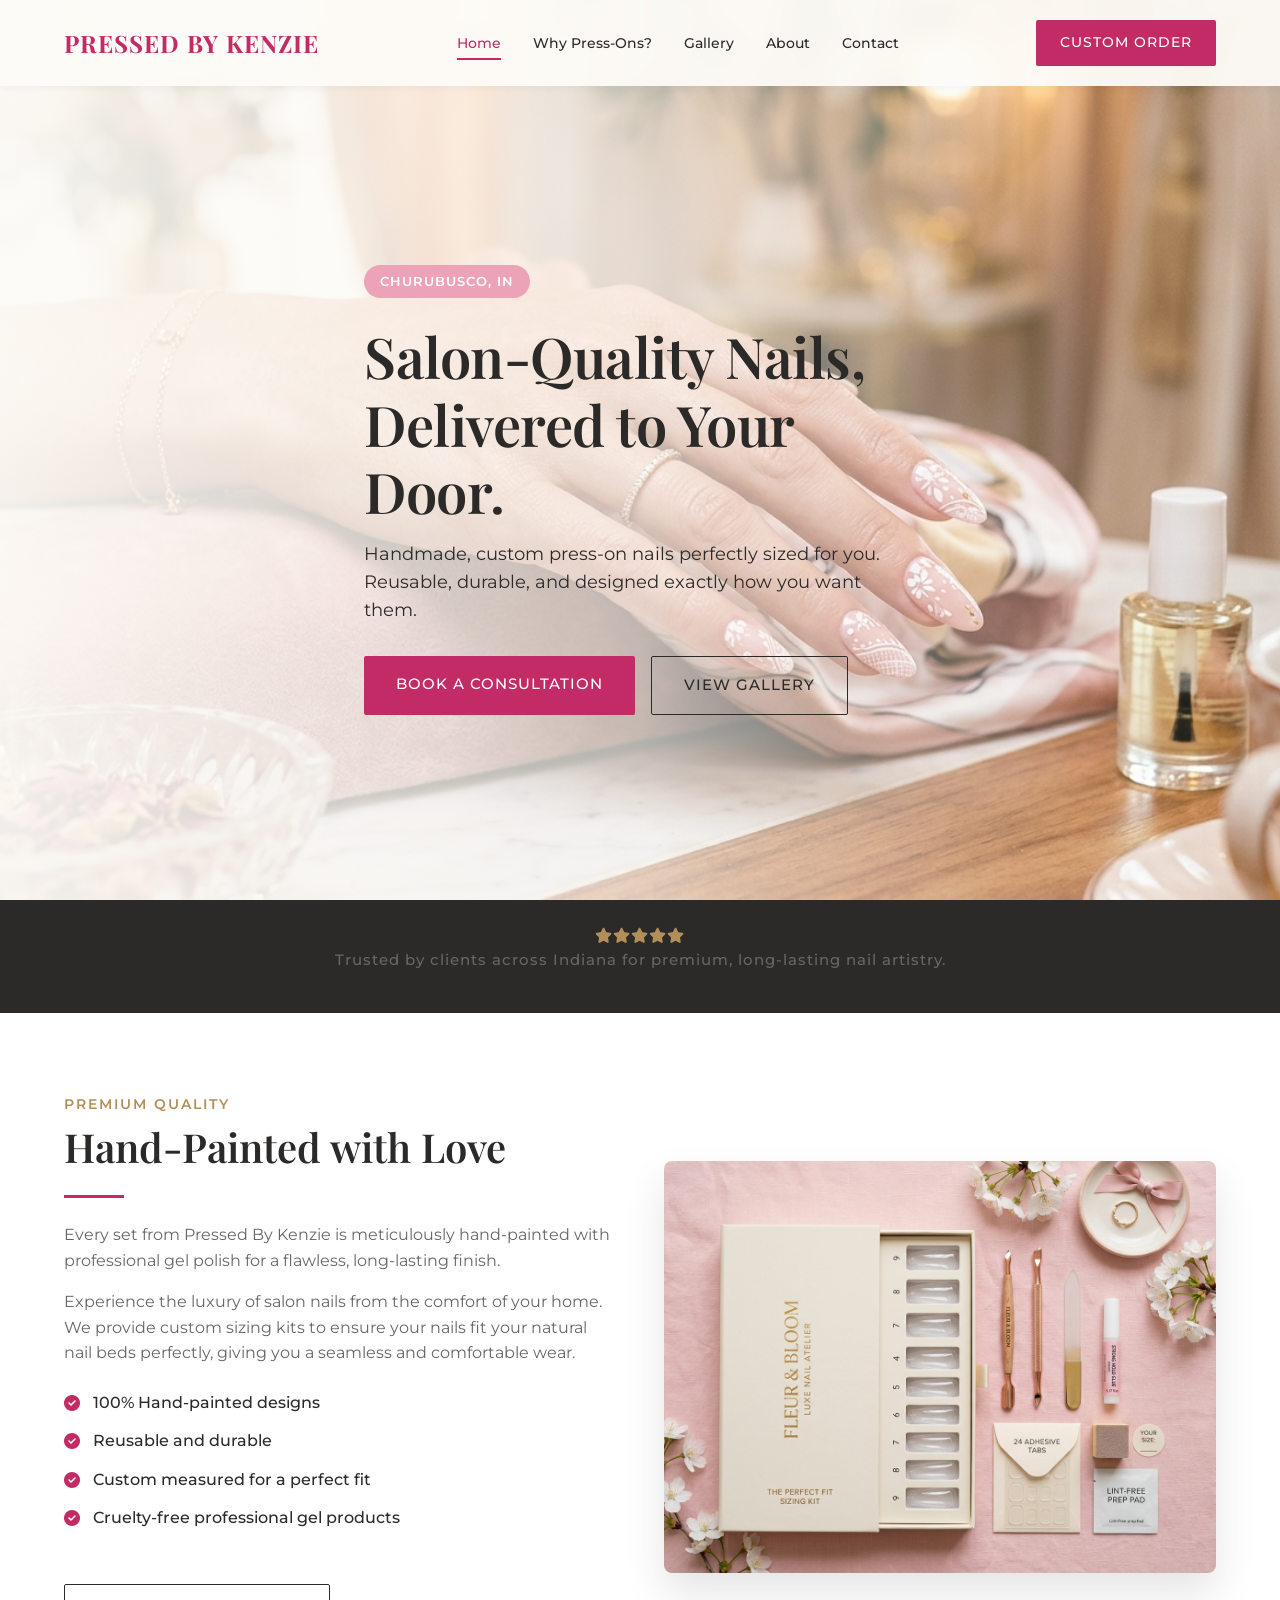
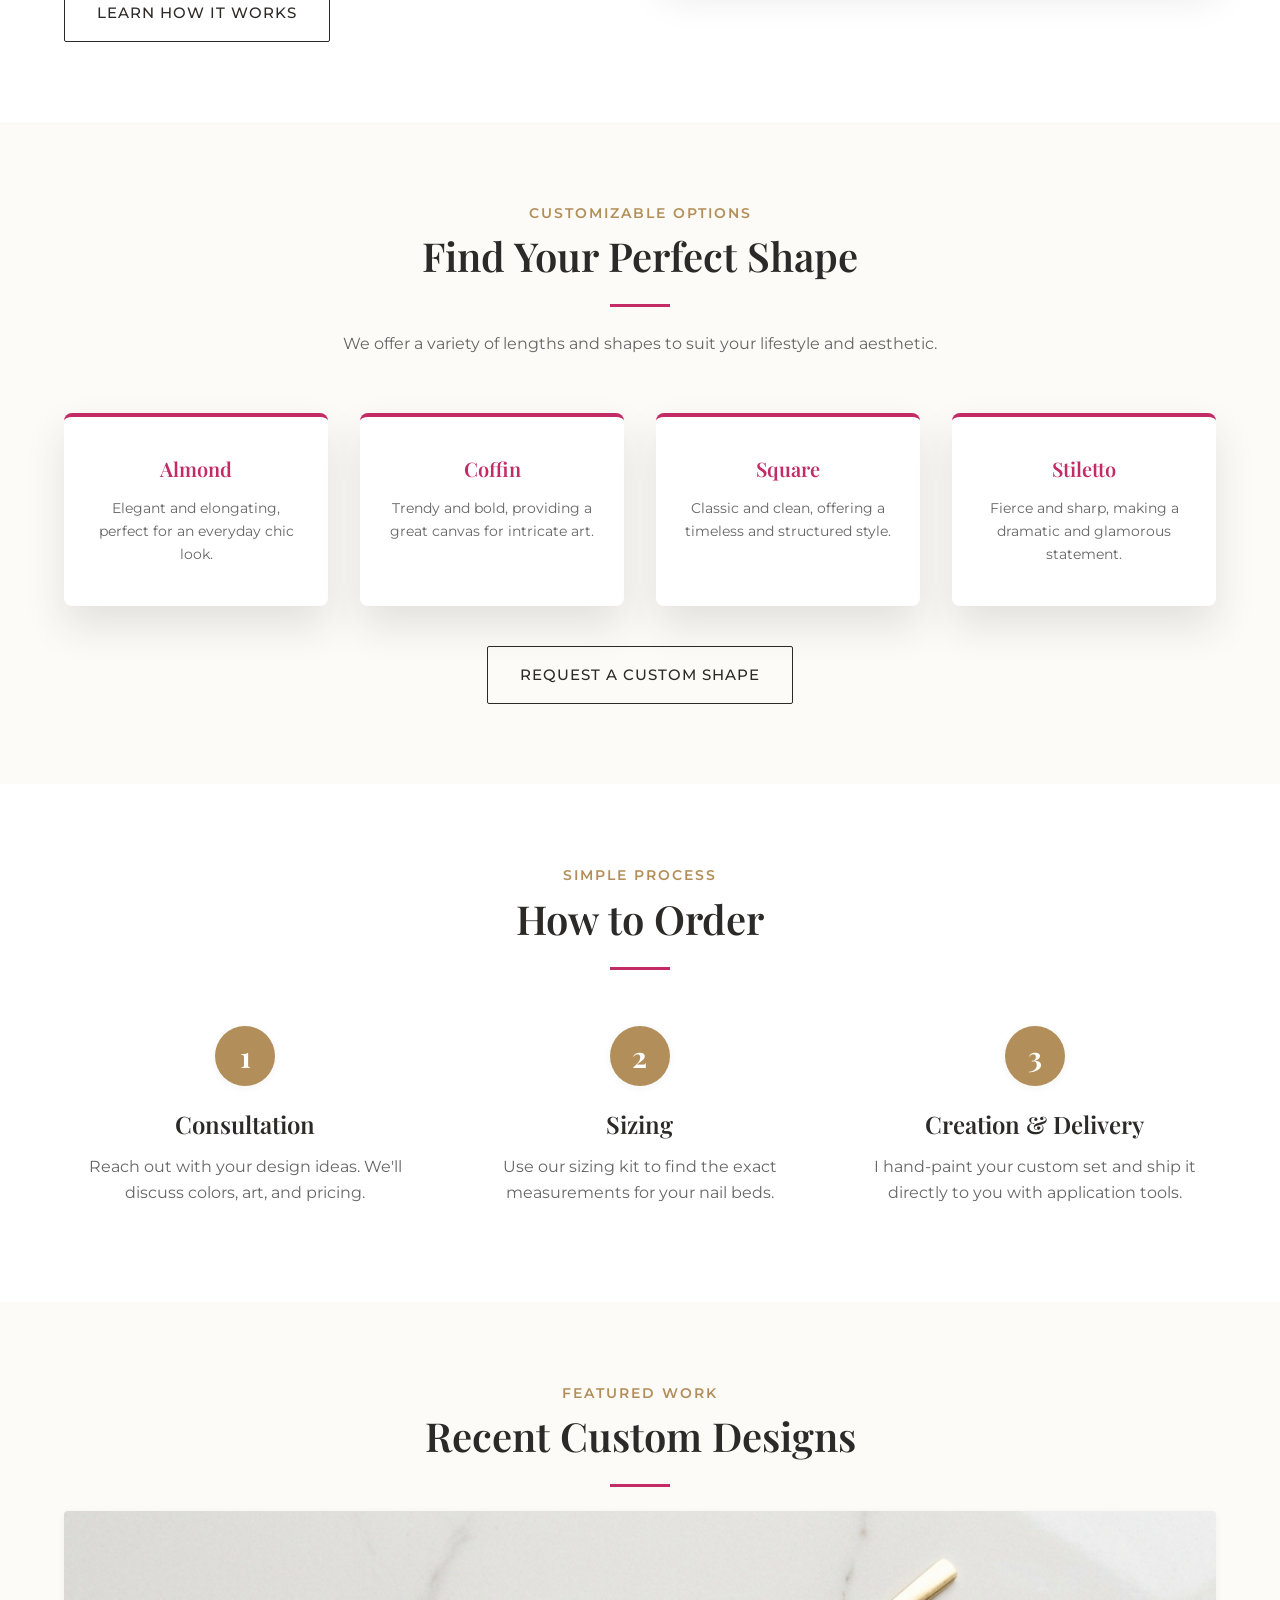
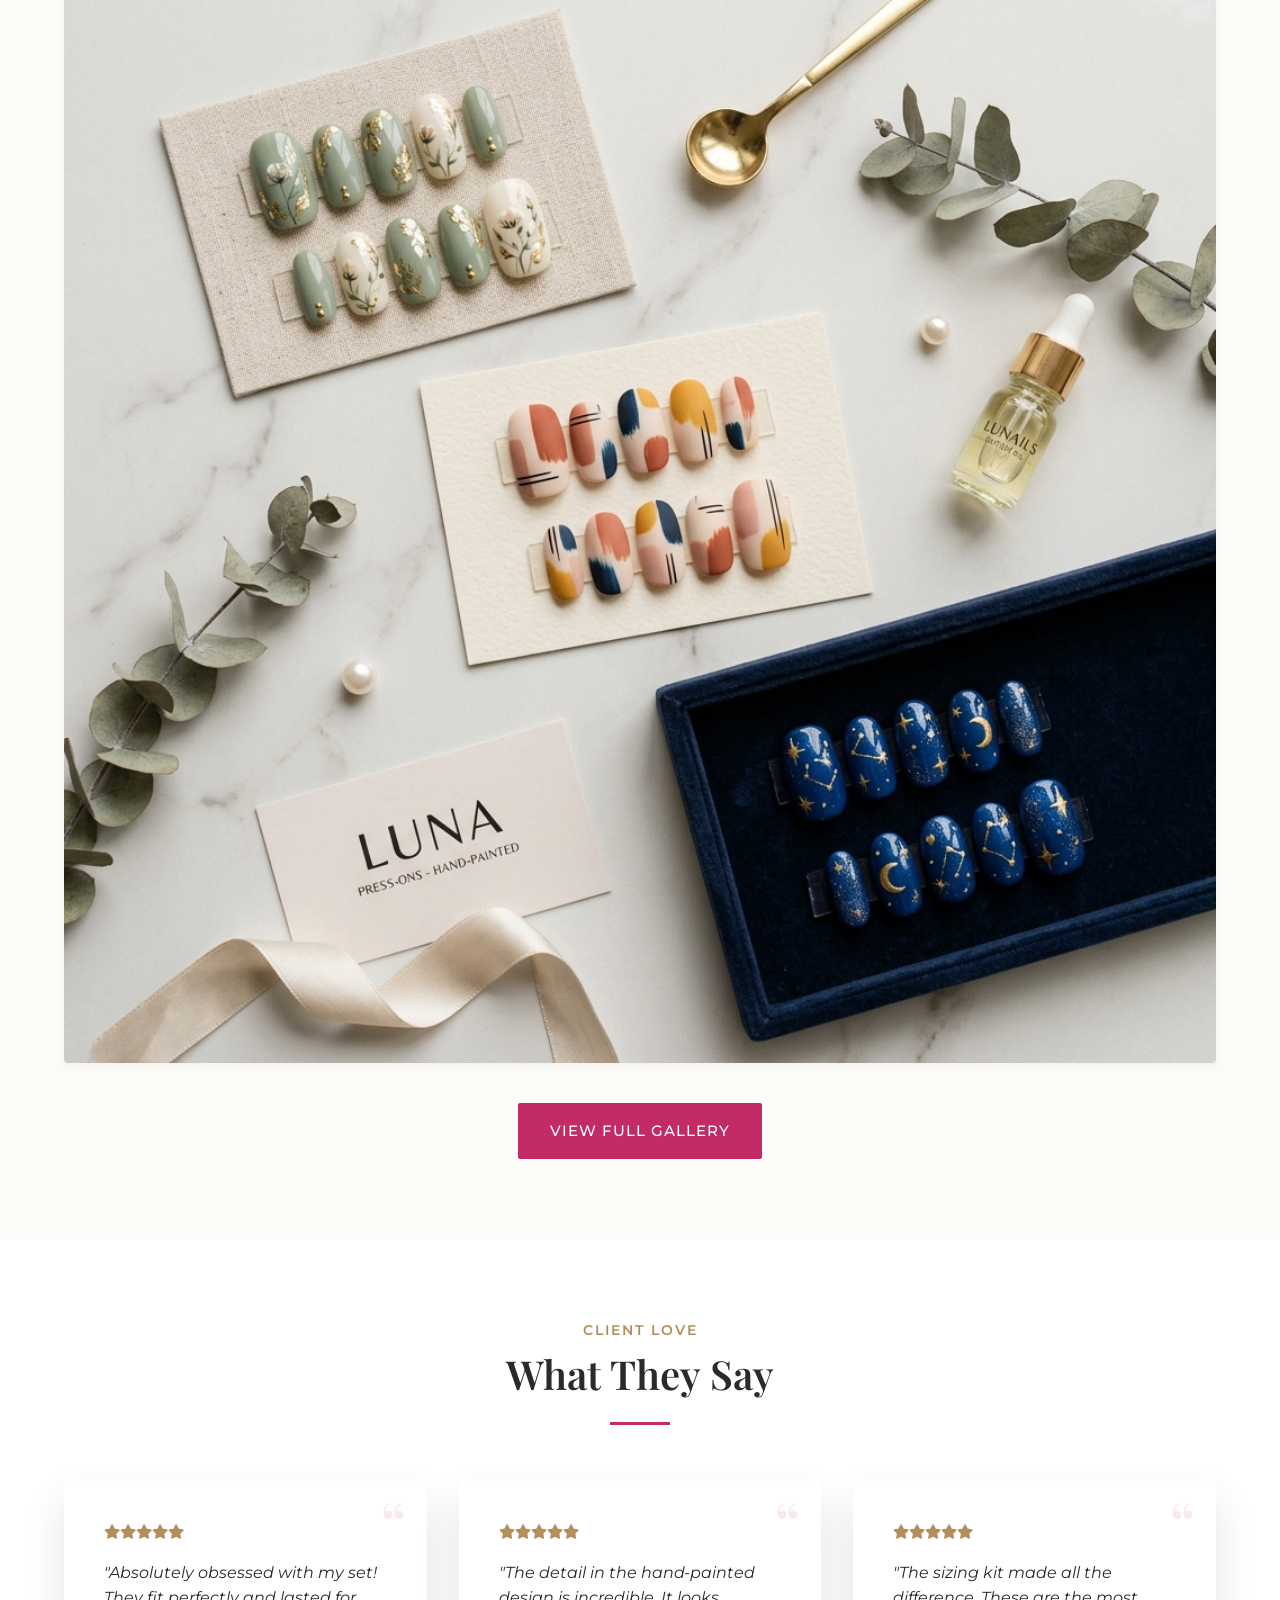
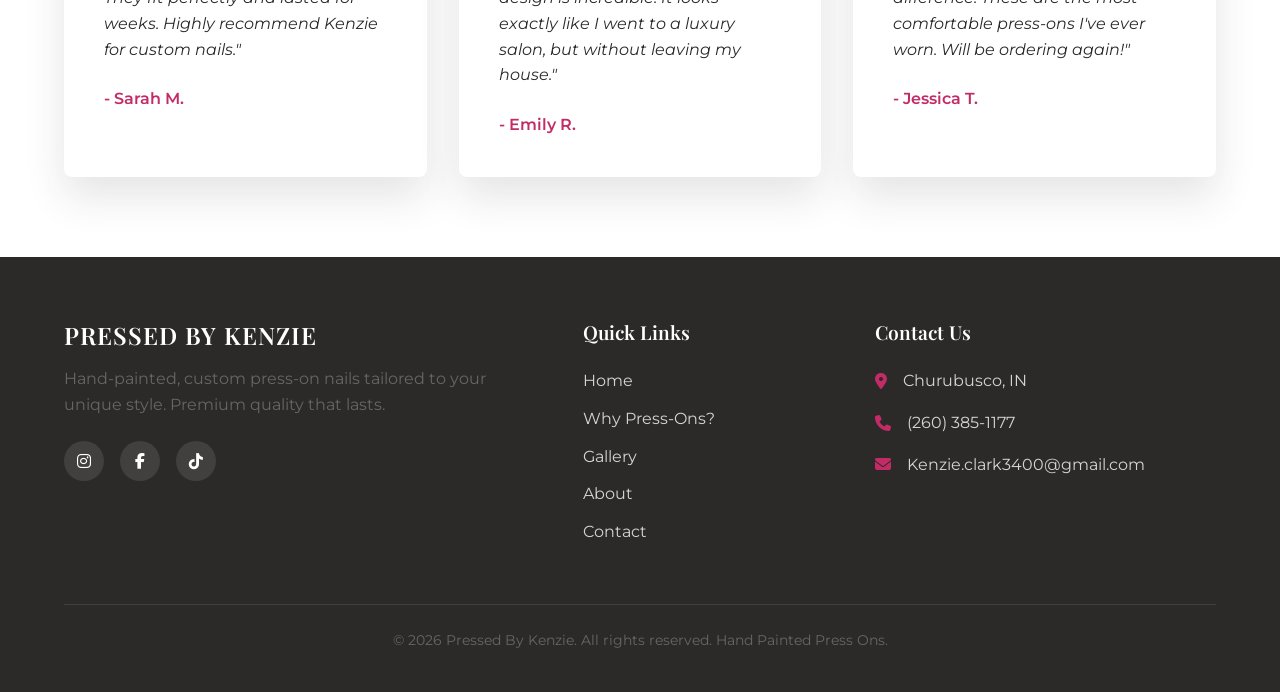
<file: index.html>
<!DOCTYPE html>
<html lang="en">
<head>
    <meta charset="UTF-8">
    <meta name="viewport" content="width=device-width, initial-scale=1.0">
    <meta name="description" content="Pressed By Kenzie - Custom hand-painted press-on nails based in Churubusco, IN. Salon-quality, reusable, and custom-sized to perfectly fit you.">
    <title>Pressed By Kenzie | Custom Hand-Painted Press-On Nails</title>
    
    <link rel="preconnect" href="https://fonts.googleapis.com">
    <link rel="preconnect" href="https://fonts.gstatic.com" crossorigin>
    <link href="https://fonts.googleapis.com/css2?family=Montserrat:wght@300;400;500;600&family=Playfair+Display:ital,wght@0,400;0,600;0,700;1,400&display=swap" rel="stylesheet">
    <link rel="stylesheet" href="https://cdnjs.cloudflare.com/ajax/libs/font-awesome/6.4.0/css/all.min.css">
    <link rel="stylesheet" href="css/style.css">
</head>
<body>

    <!-- Navigation -->
    <header class="header">
        <div class="container nav-container">
            <a href="index.html" class="logo">
                <span class="logo-text">PRESSED BY KENZIE</span>
            </a>
            <nav class="nav-menu">
                <ul class="nav-list">
                    <li><a href="index.html" class="nav-link active">Home</a></li>
                    <li><a href="services.html" class="nav-link">Why Press-Ons?</a></li>
                    <li><a href="gallery.html" class="nav-link">Gallery</a></li>
                    <li><a href="about.html" class="nav-link">About</a></li>
                    <li><a href="contact.html" class="nav-link">Contact</a></li>
                </ul>
            </nav>
            <div class="nav-actions">
                <a href="contact.html" class="btn btn-primary">Custom Order</a>
                <div class="mobile-toggle">
                    <i class="fas fa-bars"></i>
                </div>
            </div>
        </div>
    </header>

    <!-- Hero Section -->
    <section class="hero">
        <div class="hero-bg">
            <img src="images/hero_nails.jpg" alt="Beautiful hand-painted press-on nails">
            <div class="hero-overlay"></div>
        </div>
        <div class="container hero-content">
            <span class="subtitle">Churubusco, IN</span>
            <h1>Salon-Quality Nails,<br> Delivered to Your Door.</h1>
            <p>Handmade, custom press-on nails perfectly sized for you. Reusable, durable, and designed exactly how you want them.</p>
            <div class="hero-buttons">
                <a href="contact.html" class="btn btn-primary">Book a Consultation</a>
                <a href="gallery.html" class="btn btn-secondary">View Gallery</a>
            </div>
        </div>
    </section>

    <!-- Trust Banner -->
    <section class="trust-banner fade-up">
        <div class="container text-center">
            <p><i class="fas fa-star" style="color: var(--accent);"></i><i class="fas fa-star" style="color: var(--accent);"></i><i class="fas fa-star" style="color: var(--accent);"></i><i class="fas fa-star" style="color: var(--accent);"></i><i class="fas fa-star" style="color: var(--accent);"></i><br>Trusted by clients across Indiana for premium, long-lasting nail artistry.</p>
        </div>
    </section>

    <!-- Highlight Section -->
    <section class="section bg-light">
        <div class="container">
            <div class="grid-2 align-center">
                <div class="fade-up">
                    <span class="section-subtitle">Premium Quality</span>
                    <h2>Hand-Painted with Love</h2>
                    <div class="divider left"></div>
                    <p>Every set from Pressed By Kenzie is meticulously hand-painted with professional gel polish for a flawless, long-lasting finish.</p>
                    <p>Experience the luxury of salon nails from the comfort of your home. We provide custom sizing kits to ensure your nails fit your natural nail beds perfectly, giving you a seamless and comfortable wear.</p>
                    <ul class="feature-list mt-3">
                        <li><i class="fas fa-check-circle" style="color: var(--primary);"></i> 100% Hand-painted designs</li>
                        <li><i class="fas fa-check-circle" style="color: var(--primary);"></i> Reusable and durable</li>
                        <li><i class="fas fa-check-circle" style="color: var(--primary);"></i> Custom measured for a perfect fit</li>
                        <li><i class="fas fa-check-circle" style="color: var(--primary);"></i> Cruelty-free professional gel products</li>
                    </ul>
                    <a href="services.html" class="btn btn-secondary mt-4">Learn How It Works</a>
                </div>
                <div class="image-wrapper fade-up">
                    <img src="images/process_kit.jpg" alt="Press-on nail sizing kit" class="rounded-img shadow">
                </div>
            </div>
        </div>
    </section>

    <!-- Popular Shapes Section -->
    <section class="section">
        <div class="container">
            <div class="section-header text-center fade-up">
                <span class="section-subtitle">Customizable Options</span>
                <h2>Find Your Perfect Shape</h2>
                <div class="divider"></div>
                <p class="section-desc">We offer a variety of lengths and shapes to suit your lifestyle and aesthetic.</p>
            </div>
            
            <div class="grid-4 fade-up">
                <div class="shape-card shadow">
                    <h4>Almond</h4>
                    <p>Elegant and elongating, perfect for an everyday chic look.</p>
                </div>
                <div class="shape-card shadow">
                    <h4>Coffin</h4>
                    <p>Trendy and bold, providing a great canvas for intricate art.</p>
                </div>
                <div class="shape-card shadow">
                    <h4>Square</h4>
                    <p>Classic and clean, offering a timeless and structured style.</p>
                </div>
                <div class="shape-card shadow">
                    <h4>Stiletto</h4>
                    <p>Fierce and sharp, making a dramatic and glamorous statement.</p>
                </div>
            </div>
            <div class="text-center mt-4 fade-up">
                <a href="contact.html" class="btn btn-secondary">Request a Custom Shape</a>
            </div>
        </div>
    </section>

    <!-- Quick Process -->
    <section class="section bg-light">
        <div class="container">
            <div class="section-header text-center fade-up">
                <span class="section-subtitle">Simple Process</span>
                <h2>How to Order</h2>
                <div class="divider"></div>
            </div>
            
            <div class="grid-3 text-center fade-up">
                <div class="step-card">
                    <div class="step-number">1</div>
                    <h3>Consultation</h3>
                    <p>Reach out with your design ideas. We'll discuss colors, art, and pricing.</p>
                </div>
                <div class="step-card">
                    <div class="step-number">2</div>
                    <h3>Sizing</h3>
                    <p>Use our sizing kit to find the exact measurements for your nail beds.</p>
                </div>
                <div class="step-card">
                    <div class="step-number">3</div>
                    <h3>Creation & Delivery</h3>
                    <p>I hand-paint your custom set and ship it directly to you with application tools.</p>
                </div>
            </div>
        </div>
    </section>

    <!-- Featured Work -->
    <section class="section">
        <div class="container text-center fade-up">
            <span class="section-subtitle">Featured Work</span>
            <h2>Recent Custom Designs</h2>
            <div class="divider"></div>
            
            <div class="gallery-preview">
                <div class="gallery-item large">
                    <img src="images/gallery_nails.jpg" alt="Custom press on nail designs">
                </div>
            </div>
            <div class="mt-4">
                <a href="gallery.html" class="btn btn-primary">View Full Gallery</a>
            </div>
        </div>
    </section>

    <!-- Testimonials -->
    <section class="section bg-light">
        <div class="container">
            <div class="section-header text-center fade-up">
                <span class="section-subtitle">Client Love</span>
                <h2>What They Say</h2>
                <div class="divider"></div>
            </div>
            
            <div class="grid-3 fade-up">
                <div class="testimonial-card shadow">
                    <div class="stars">
                        <i class="fas fa-star"></i><i class="fas fa-star"></i><i class="fas fa-star"></i><i class="fas fa-star"></i><i class="fas fa-star"></i>
                    </div>
                    <p>"Absolutely obsessed with my set! They fit perfectly and lasted for weeks. Highly recommend Kenzie for custom nails."</p>
                    <strong>- Sarah M.</strong>
                </div>
                <div class="testimonial-card shadow">
                    <div class="stars">
                        <i class="fas fa-star"></i><i class="fas fa-star"></i><i class="fas fa-star"></i><i class="fas fa-star"></i><i class="fas fa-star"></i>
                    </div>
                    <p>"The detail in the hand-painted design is incredible. It looks exactly like I went to a luxury salon, but without leaving my house."</p>
                    <strong>- Emily R.</strong>
                </div>
                <div class="testimonial-card shadow">
                    <div class="stars">
                        <i class="fas fa-star"></i><i class="fas fa-star"></i><i class="fas fa-star"></i><i class="fas fa-star"></i><i class="fas fa-star"></i>
                    </div>
                    <p>"The sizing kit made all the difference. These are the most comfortable press-ons I've ever worn. Will be ordering again!"</p>
                    <strong>- Jessica T.</strong>
                </div>
            </div>
        </div>
    </section>

    <!-- Footer -->
    <footer class="footer">
        <div class="container">
            <div class="footer-grid">
                <div class="footer-brand">
                    <h3 class="footer-logo">PRESSED BY KENZIE</h3>
                    <p>Hand-painted, custom press-on nails tailored to your unique style. Premium quality that lasts.</p>
                    <div class="social-links">
                        <a href="#"><i class="fab fa-instagram"></i></a>
                        <a href="#"><i class="fab fa-facebook-f"></i></a>
                        <a href="#"><i class="fab fa-tiktok"></i></a>
                    </div>
                </div>
                
                <div class="footer-links">
                    <h4>Quick Links</h4>
                    <ul>
                        <li><a href="index.html">Home</a></li>
                        <li><a href="services.html">Why Press-Ons?</a></li>
                        <li><a href="gallery.html">Gallery</a></li>
                        <li><a href="about.html">About</a></li>
                        <li><a href="contact.html">Contact</a></li>
                    </ul>
                </div>
                
                <div class="footer-contact">
                    <h4>Contact Us</h4>
                    <ul>
                        <li><i class="fas fa-map-marker-alt"></i> Churubusco, IN</li>
                        <li><i class="fas fa-phone"></i> (260) 385-1177</li>
                        <li><i class="fas fa-envelope"></i> Kenzie.clark3400@gmail.com</li>
                    </ul>
                </div>
            </div>
            
            <div class="footer-bottom">
                <p>&copy; 2026 Pressed By Kenzie. All rights reserved. Hand Painted Press Ons.</p>
            </div>
        </div>
    </footer>

    <script src="js/script.js"></script>
</body>
</html>
</file>
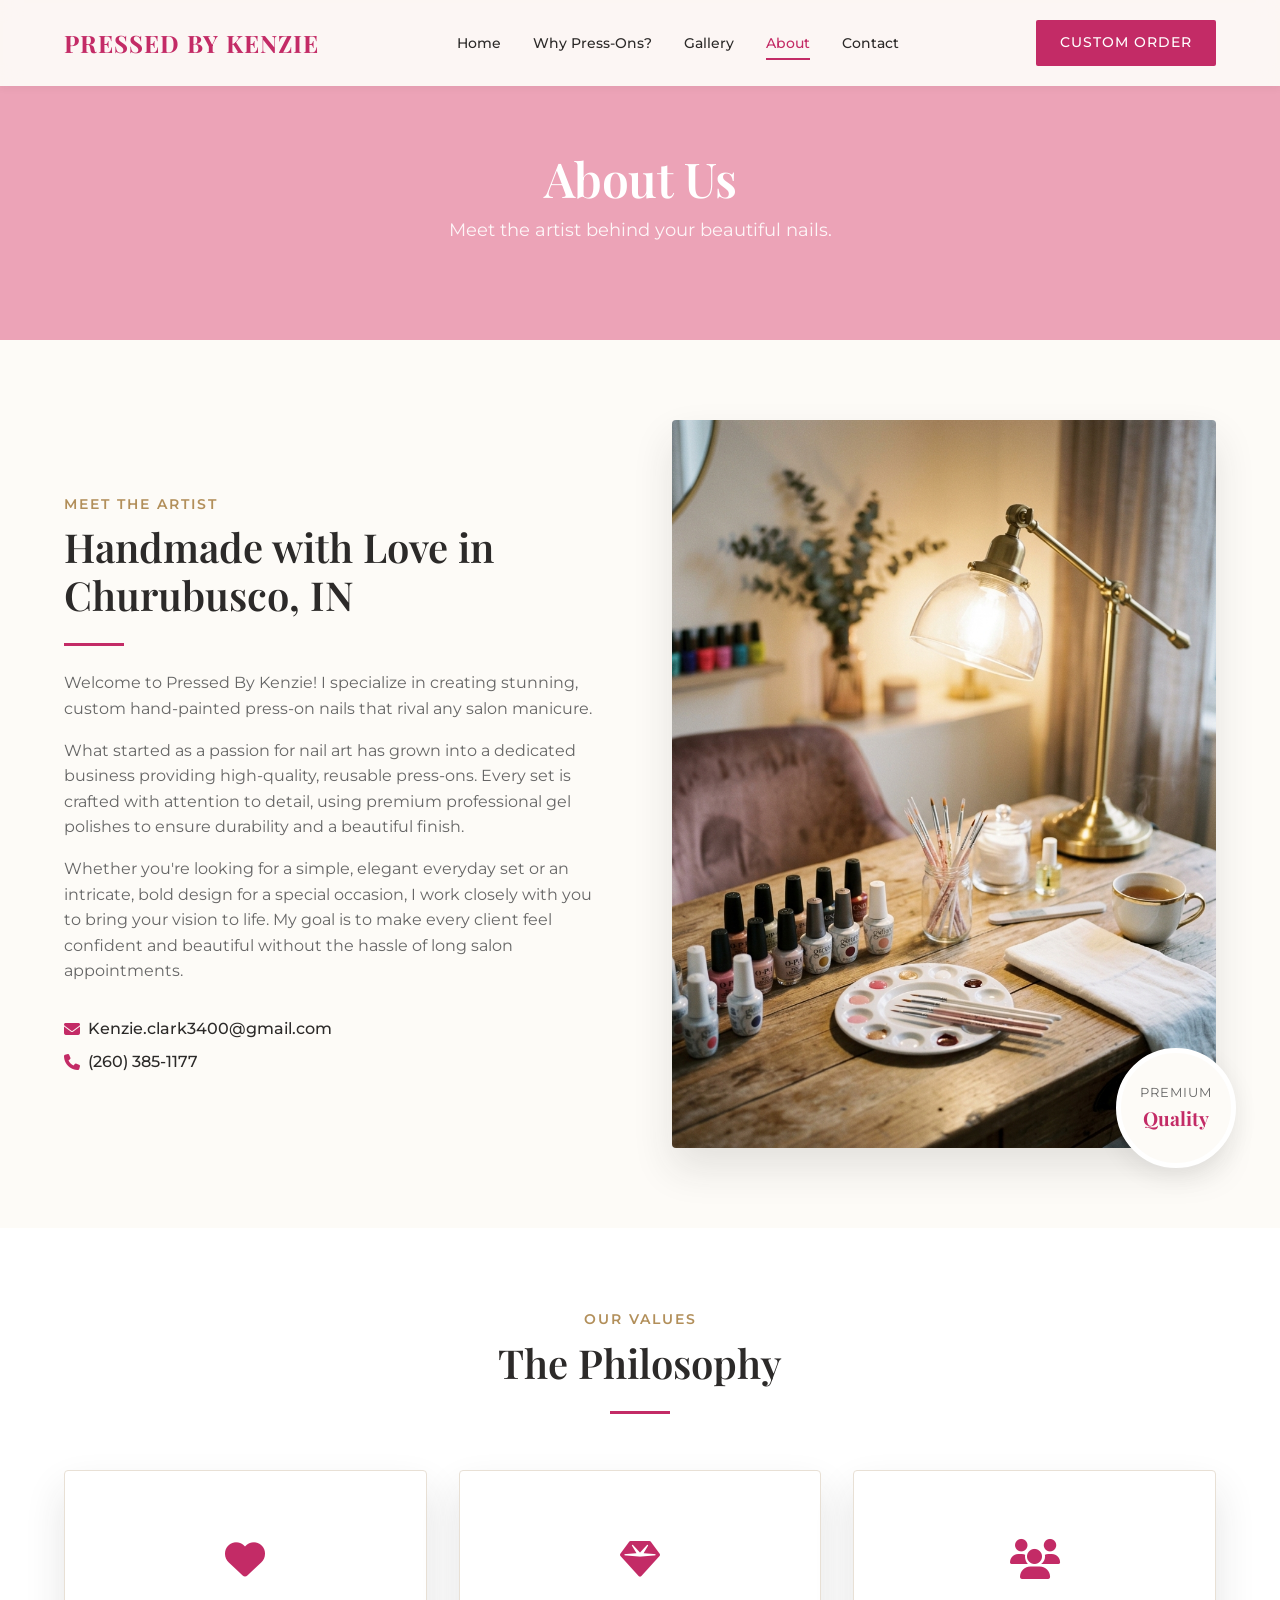
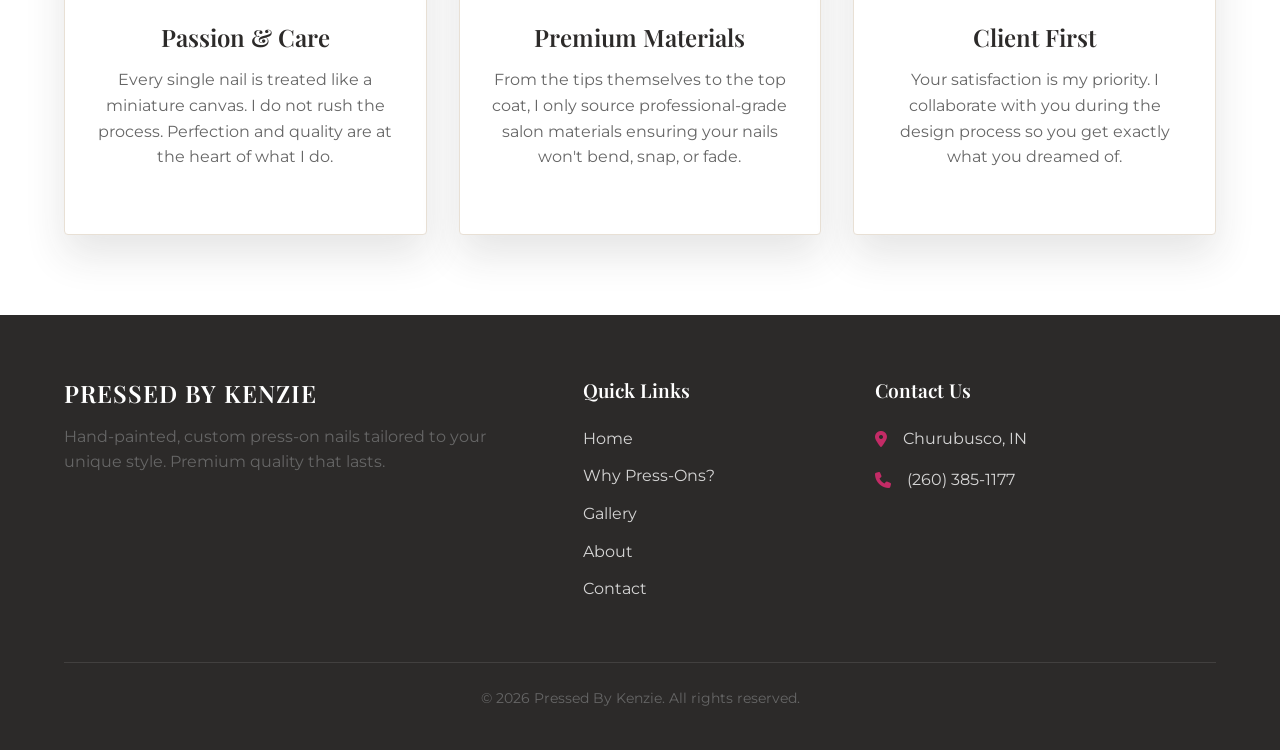
<file: about.html>
<!DOCTYPE html>
<html lang="en">
<head>
    <meta charset="UTF-8">
    <meta name="viewport" content="width=device-width, initial-scale=1.0">
    <meta name="description" content="About Pressed By Kenzie - Hand-painted custom press-on nails from Churubusco, IN.">
    <title>About | Pressed By Kenzie</title>
    
    <link rel="preconnect" href="https://fonts.googleapis.com">
    <link rel="preconnect" href="https://fonts.gstatic.com" crossorigin>
    <link href="https://fonts.googleapis.com/css2?family=Montserrat:wght@300;400;500;600&family=Playfair+Display:ital,wght@0,400;0,600;0,700;1,400&display=swap" rel="stylesheet">
    <link rel="stylesheet" href="https://cdnjs.cloudflare.com/ajax/libs/font-awesome/6.4.0/css/all.min.css">
    <link rel="stylesheet" href="css/style.css">
</head>
<body>

    <!-- Navigation -->
    <header class="header">
        <div class="container nav-container">
            <a href="index.html" class="logo">
                <span class="logo-text">PRESSED BY KENZIE</span>
            </a>
            <nav class="nav-menu">
                <ul class="nav-list">
                    <li><a href="index.html" class="nav-link">Home</a></li>
                    <li><a href="services.html" class="nav-link">Why Press-Ons?</a></li>
                    <li><a href="gallery.html" class="nav-link">Gallery</a></li>
                    <li><a href="about.html" class="nav-link active">About</a></li>
                    <li><a href="contact.html" class="nav-link">Contact</a></li>
                </ul>
            </nav>
            <div class="nav-actions">
                <a href="contact.html" class="btn btn-primary">Custom Order</a>
                <div class="mobile-toggle">
                    <i class="fas fa-bars"></i>
                </div>
            </div>
        </div>
    </header>

    <!-- Page Banner -->
    <section class="page-banner">
        <div class="container text-center">
            <h1>About Us</h1>
            <p>Meet the artist behind your beautiful nails.</p>
        </div>
    </section>

    <!-- About Section -->
    <section class="about section">
        <div class="container">
            <div class="about-grid fade-up">
                <div class="about-content">
                    <span class="section-subtitle">Meet The Artist</span>
                    <h2>Handmade with Love in Churubusco, IN</h2>
                    <div class="divider left"></div>
                    <p>Welcome to Pressed By Kenzie! I specialize in creating stunning, custom hand-painted press-on nails that rival any salon manicure.</p>
                    <p>What started as a passion for nail art has grown into a dedicated business providing high-quality, reusable press-ons. Every set is crafted with attention to detail, using premium professional gel polishes to ensure durability and a beautiful finish.</p>
                    <p>Whether you're looking for a simple, elegant everyday set or an intricate, bold design for a special occasion, I work closely with you to bring your vision to life. My goal is to make every client feel confident and beautiful without the hassle of long salon appointments.</p>
                    
                    <div class="contact-info-small">
                        <a href="mailto:Kenzie.clark3400@gmail.com"><i class="fas fa-envelope"></i> Kenzie.clark3400@gmail.com</a>
                        <a href="tel:+12603851177"><i class="fas fa-phone"></i> (260) 385-1177</a>
                    </div>
                </div>
                <div class="about-image">
                    <img src="images/about_artist.jpg" alt="Nail artist workspace">
                    <div class="experience-badge">
                        <span>Premium</span>
                        <strong>Quality</strong>
                    </div>
                </div>
            </div>
        </div>
    </section>

    <!-- Philosophy Section -->
    <section class="section bg-light">
        <div class="container">
            <div class="section-header text-center fade-up">
                <span class="section-subtitle">Our Values</span>
                <h2>The Philosophy</h2>
                <div class="divider"></div>
            </div>
            
            <div class="grid-3 fade-up">
                <div class="service-card shadow">
                    <div class="icon-wrapper" style="border: none; background: transparent; font-size: 2.5rem;">
                        <i class="fas fa-heart"></i>
                    </div>
                    <h3>Passion & Care</h3>
                    <p>Every single nail is treated like a miniature canvas. I do not rush the process. Perfection and quality are at the heart of what I do.</p>
                </div>
                <div class="service-card shadow">
                    <div class="icon-wrapper" style="border: none; background: transparent; font-size: 2.5rem;">
                        <i class="fas fa-gem"></i>
                    </div>
                    <h3>Premium Materials</h3>
                    <p>From the tips themselves to the top coat, I only source professional-grade salon materials ensuring your nails won't bend, snap, or fade.</p>
                </div>
                <div class="service-card shadow">
                    <div class="icon-wrapper" style="border: none; background: transparent; font-size: 2.5rem;">
                        <i class="fas fa-users"></i>
                    </div>
                    <h3>Client First</h3>
                    <p>Your satisfaction is my priority. I collaborate with you during the design process so you get exactly what you dreamed of.</p>
                </div>
            </div>
        </div>
    </section>

    <!-- Footer -->
    <footer class="footer">
        <div class="container">
            <div class="footer-grid">
                <div class="footer-brand">
                    <h3 class="footer-logo">PRESSED BY KENZIE</h3>
                    <p>Hand-painted, custom press-on nails tailored to your unique style. Premium quality that lasts.</p>
                </div>
                <div class="footer-links">
                    <h4>Quick Links</h4>
                    <ul>
                        <li><a href="index.html">Home</a></li>
                        <li><a href="services.html">Why Press-Ons?</a></li>
                        <li><a href="gallery.html">Gallery</a></li>
                        <li><a href="about.html">About</a></li>
                        <li><a href="contact.html">Contact</a></li>
                    </ul>
                </div>
                <div class="footer-contact">
                    <h4>Contact Us</h4>
                    <ul>
                        <li><i class="fas fa-map-marker-alt"></i> Churubusco, IN</li>
                        <li><i class="fas fa-phone"></i> (260) 385-1177</li>
                    </ul>
                </div>
            </div>
            <div class="footer-bottom">
                <p>&copy; 2026 Pressed By Kenzie. All rights reserved.</p>
            </div>
        </div>
    </footer>

    <script src="js/script.js"></script>
</body>
</html>
</file>
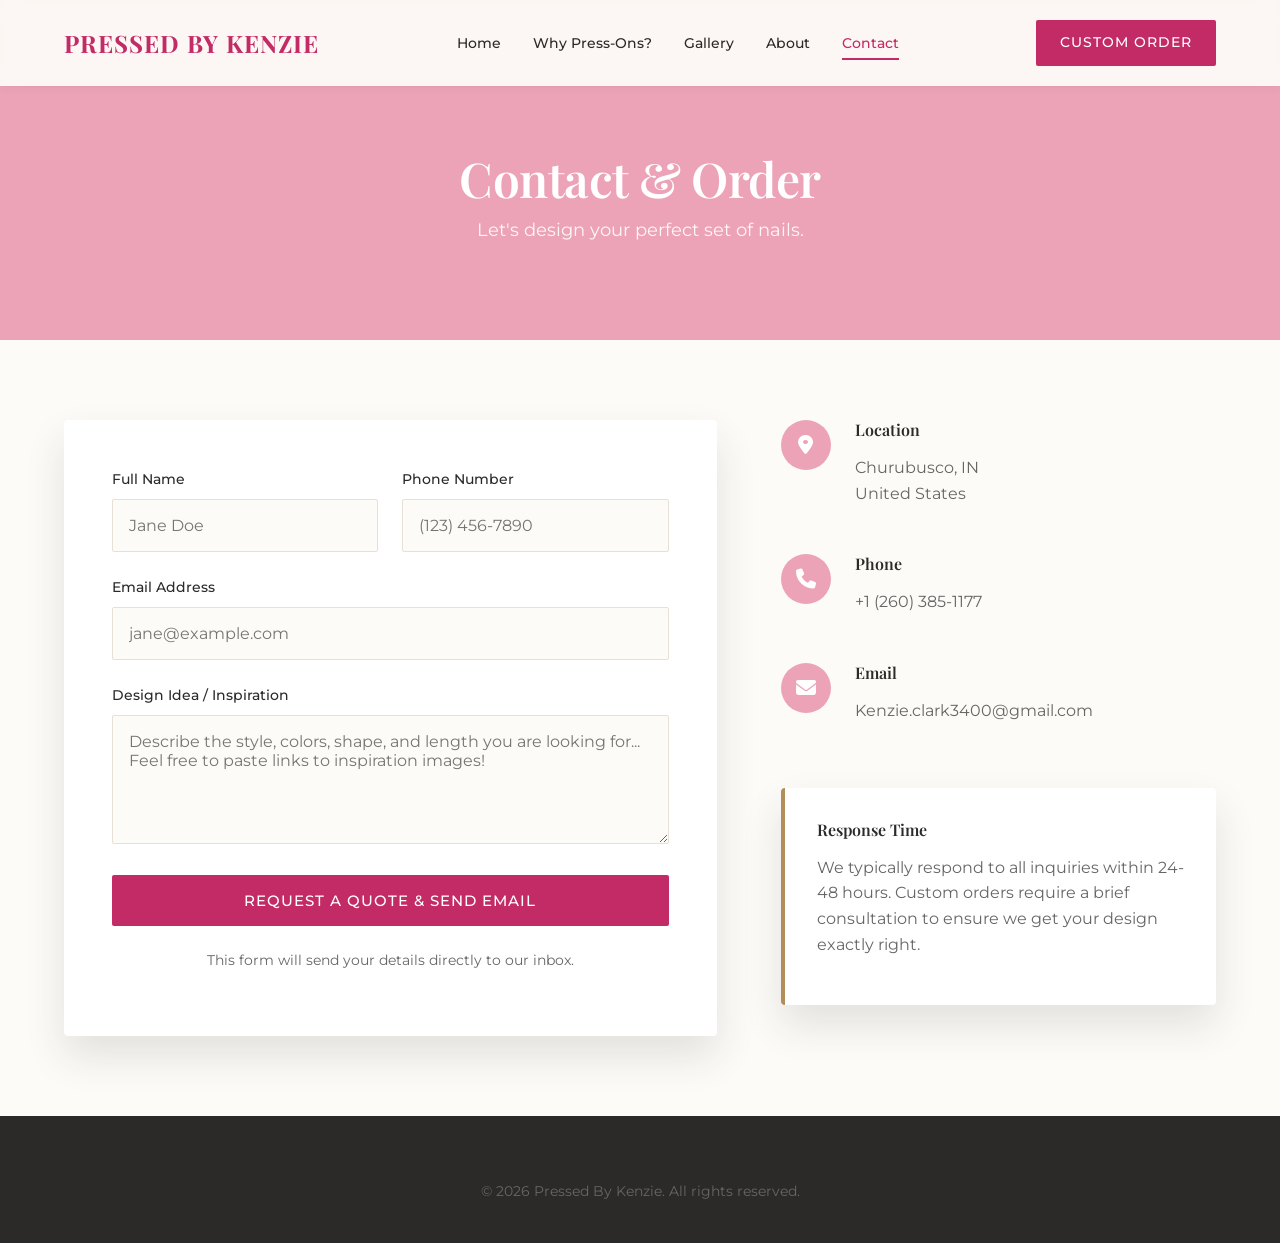
<file: contact.html>
<!DOCTYPE html>
<html lang="en">
<head>
    <meta charset="UTF-8">
    <meta name="viewport" content="width=device-width, initial-scale=1.0">
    <meta name="description" content="Contact Pressed By Kenzie to order your custom hand-painted press-on nails.">
    <title>Contact & Order | Pressed By Kenzie</title>
    
    <link rel="preconnect" href="https://fonts.googleapis.com">
    <link rel="preconnect" href="https://fonts.gstatic.com" crossorigin>
    <link href="https://fonts.googleapis.com/css2?family=Montserrat:wght@300;400;500;600&family=Playfair+Display:ital,wght@0,400;0,600;0,700;1,400&display=swap" rel="stylesheet">
    <link rel="stylesheet" href="https://cdnjs.cloudflare.com/ajax/libs/font-awesome/6.4.0/css/all.min.css">
    <link rel="stylesheet" href="css/style.css">
</head>
<body>

    <!-- Navigation -->
    <header class="header">
        <div class="container nav-container">
            <a href="index.html" class="logo">
                <span class="logo-text">PRESSED BY KENZIE</span>
            </a>
            <nav class="nav-menu">
                <ul class="nav-list">
                    <li><a href="index.html" class="nav-link">Home</a></li>
                    <li><a href="services.html" class="nav-link">Why Press-Ons?</a></li>
                    <li><a href="gallery.html" class="nav-link">Gallery</a></li>
                    <li><a href="about.html" class="nav-link">About</a></li>
                    <li><a href="contact.html" class="nav-link active">Contact</a></li>
                </ul>
            </nav>
            <div class="nav-actions">
                <a href="contact.html" class="btn btn-primary">Custom Order</a>
                <div class="mobile-toggle">
                    <i class="fas fa-bars"></i>
                </div>
            </div>
        </div>
    </header>

    <!-- Page Banner -->
    <section class="page-banner">
        <div class="container text-center">
            <h1>Contact & Order</h1>
            <p>Let's design your perfect set of nails.</p>
        </div>
    </section>

    <!-- Contact Section -->
    <section class="contact section">
        <div class="container">
            <div class="contact-grid fade-up">
                <div class="contact-form-container">
                    <!-- Integrated with FormSubmit to send directly to email -->
                    <form action="https://formsubmit.co/Kenzie.clark3400@gmail.com" method="POST" class="contact-form shadow">
                        <!-- FormSubmit Configuration -->
                        <input type="hidden" name="_subject" value="New Custom Nail Order/Inquiry!">
                        <!-- Replace _next URL if deploying to a real domain, for now we let it use default success page -->
                        <input type="hidden" name="_captcha" value="true">
                        
                        <div class="form-row">
                            <div class="form-group">
                                <label for="name">Full Name</label>
                                <input type="text" id="name" name="name" placeholder="Jane Doe" required>
                            </div>
                            <div class="form-group">
                                <label for="phone">Phone Number</label>
                                <input type="tel" id="phone" name="phone" placeholder="(123) 456-7890">
                            </div>
                        </div>
                        
                        <div class="form-group">
                            <label for="email">Email Address</label>
                            <input type="email" id="email" name="email" placeholder="jane@example.com" required>
                        </div>
                        
                        <div class="form-group">
                            <label for="idea">Design Idea / Inspiration</label>
                            <textarea id="idea" name="message" rows="5" placeholder="Describe the style, colors, shape, and length you are looking for... Feel free to paste links to inspiration images!" required></textarea>
                        </div>
                        
                        <button type="submit" class="btn btn-primary btn-block">Request a Quote & Send Email</button>
                        <p class="form-note mt-3 text-center" style="font-size: 0.85rem; color: var(--text-muted);">
                            This form will send your details directly to our inbox.
                        </p>
                    </form>
                </div>
                
                <div class="contact-details">
                    <div class="contact-card">
                        <div class="contact-icon">
                            <i class="fas fa-map-marker-alt"></i>
                        </div>
                        <div class="contact-text">
                            <h4>Location</h4>
                            <p>Churubusco, IN<br>United States</p>
                        </div>
                    </div>
                    
                    <div class="contact-card">
                        <div class="contact-icon">
                            <i class="fas fa-phone"></i>
                        </div>
                        <div class="contact-text">
                            <h4>Phone</h4>
                            <p><a href="tel:+12603851177">+1 (260) 385-1177</a></p>
                        </div>
                    </div>
                    
                    <div class="contact-card">
                        <div class="contact-icon">
                            <i class="fas fa-envelope"></i>
                        </div>
                        <div class="contact-text">
                            <h4>Email</h4>
                            <p><a href="mailto:Kenzie.clark3400@gmail.com">Kenzie.clark3400@gmail.com</a></p>
                        </div>
                    </div>
                    
                    <div class="business-hours shadow">
                        <h4>Response Time</h4>
                        <p>We typically respond to all inquiries within 24-48 hours. Custom orders require a brief consultation to ensure we get your design exactly right.</p>
                    </div>
                </div>
            </div>
        </div>
    </section>

    <!-- Footer -->
    <footer class="footer">
        <div class="container">
            <div class="footer-bottom" style="border: none; padding-top: 0;">
                <p>&copy; 2026 Pressed By Kenzie. All rights reserved.</p>
            </div>
        </div>
    </footer>

    <!-- Custom JS -->
    <script src="js/script.js"></script>
</body>
</html>
</file>
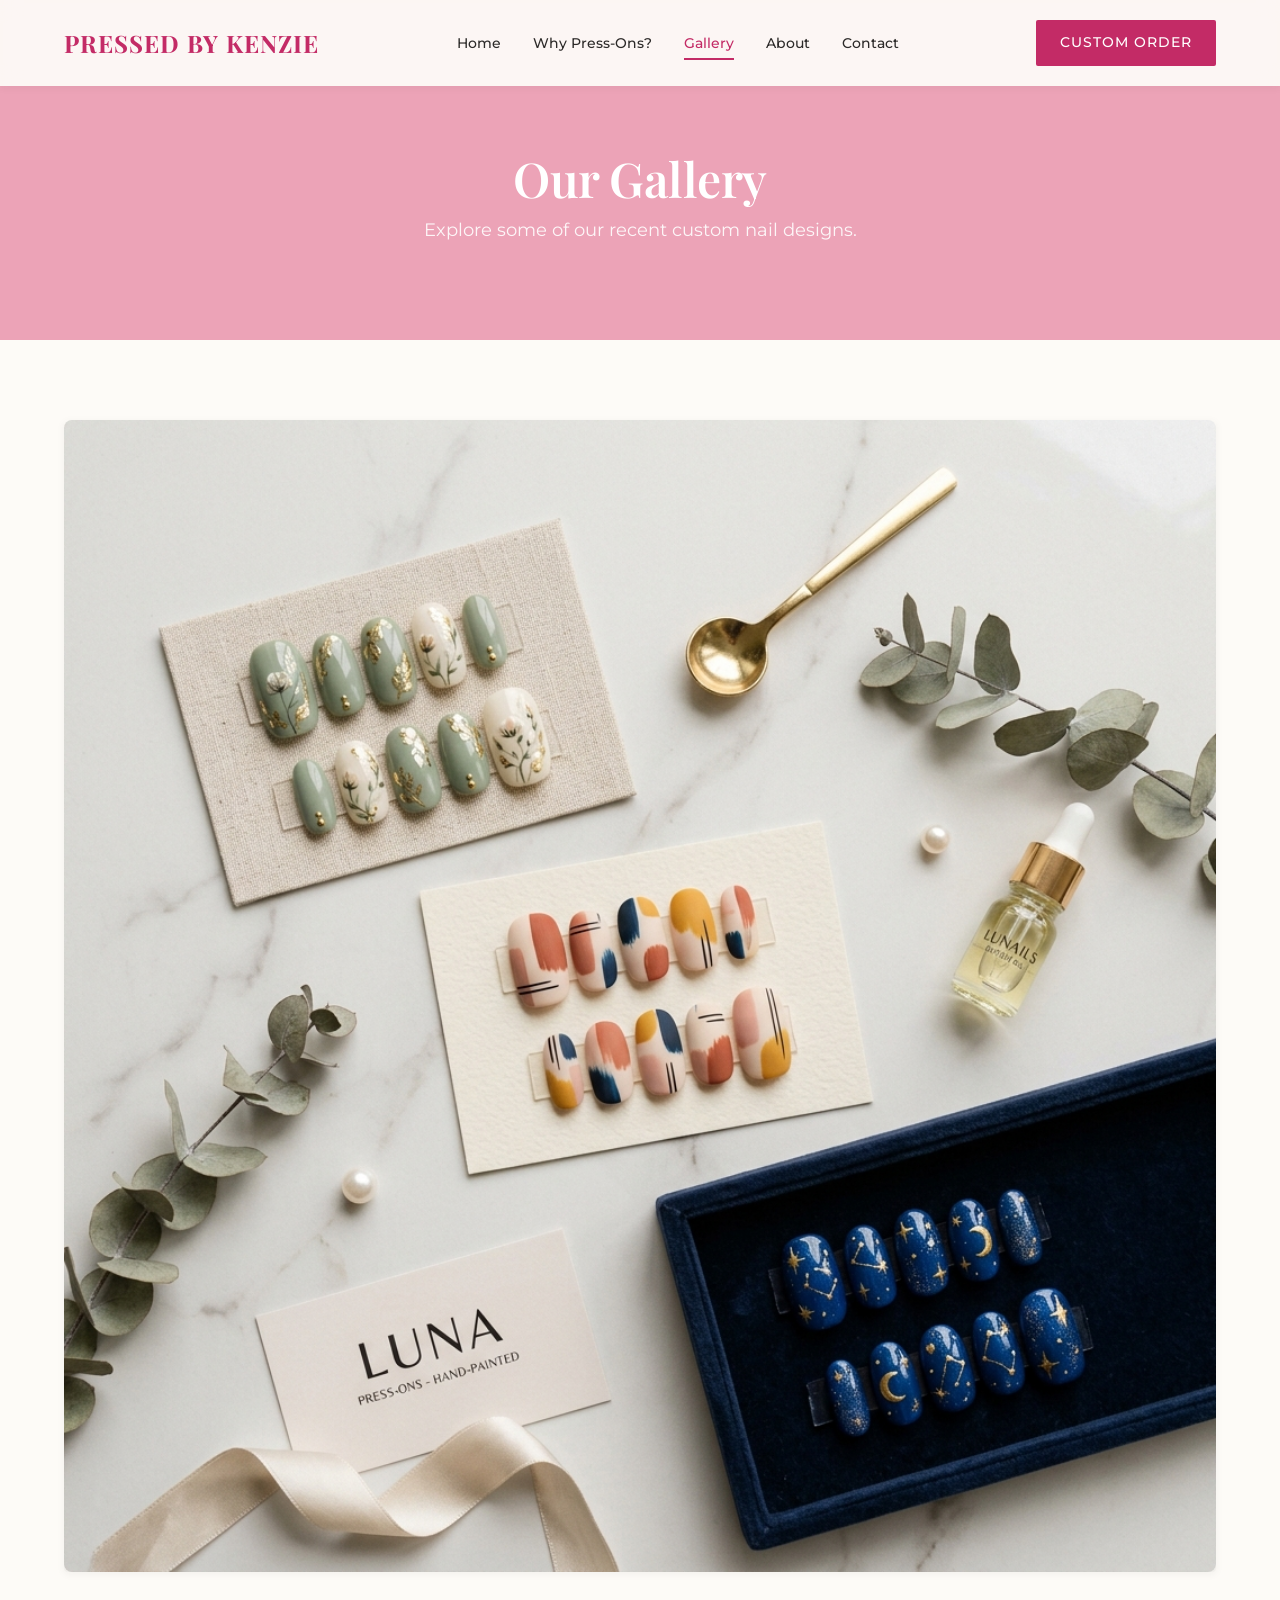
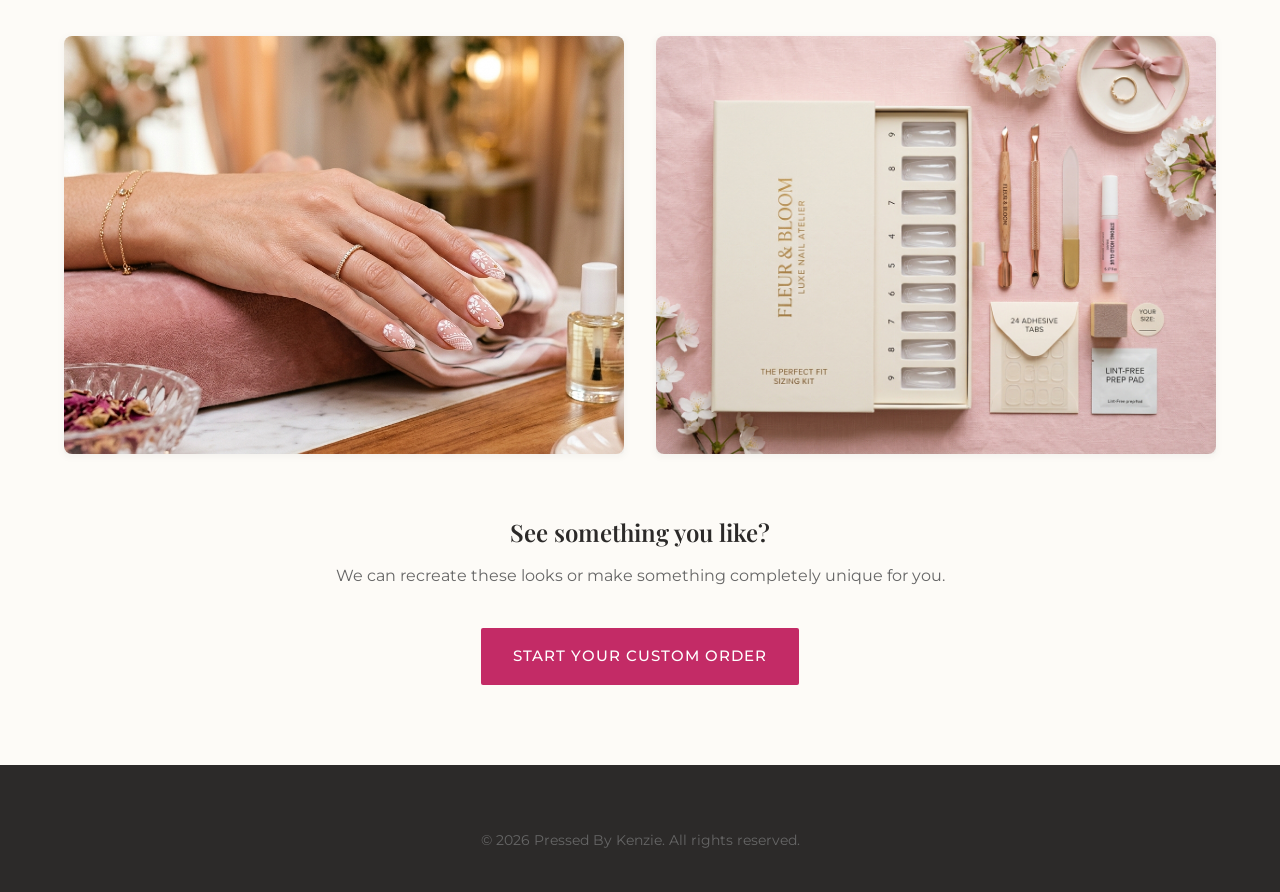
<file: gallery.html>
<!DOCTYPE html>
<html lang="en">
<head>
    <meta charset="UTF-8">
    <meta name="viewport" content="width=device-width, initial-scale=1.0">
    <meta name="description" content="View our gallery of custom hand-painted press-on nails.">
    <title>Gallery | Pressed By Kenzie</title>
    
    <link rel="preconnect" href="https://fonts.googleapis.com">
    <link rel="preconnect" href="https://fonts.gstatic.com" crossorigin>
    <link href="https://fonts.googleapis.com/css2?family=Montserrat:wght@300;400;500;600&family=Playfair+Display:ital,wght@0,400;0,600;0,700;1,400&display=swap" rel="stylesheet">
    <link rel="stylesheet" href="https://cdnjs.cloudflare.com/ajax/libs/font-awesome/6.4.0/css/all.min.css">
    <link rel="stylesheet" href="css/style.css">
</head>
<body>

    <!-- Navigation -->
    <header class="header">
        <div class="container nav-container">
            <a href="index.html" class="logo">
                <span class="logo-text">PRESSED BY KENZIE</span>
            </a>
            <nav class="nav-menu">
                <ul class="nav-list">
                    <li><a href="index.html" class="nav-link">Home</a></li>
                    <li><a href="services.html" class="nav-link">Why Press-Ons?</a></li>
                    <li><a href="gallery.html" class="nav-link active">Gallery</a></li>
                    <li><a href="about.html" class="nav-link">About</a></li>
                    <li><a href="contact.html" class="nav-link">Contact</a></li>
                </ul>
            </nav>
            <div class="nav-actions">
                <a href="contact.html" class="btn btn-primary">Custom Order</a>
                <div class="mobile-toggle">
                    <i class="fas fa-bars"></i>
                </div>
            </div>
        </div>
    </header>

    <!-- Page Banner -->
    <section class="page-banner">
        <div class="container text-center">
            <h1>Our Gallery</h1>
            <p>Explore some of our recent custom nail designs.</p>
        </div>
    </section>

    <!-- Gallery Section -->
    <section class="gallery section">
        <div class="container">
            <div class="gallery-wrapper fade-up">
                <!-- We reuse the single gallery image generated, but we can structure it nicely -->
                <div class="gallery-item large">
                    <img src="images/gallery_nails.jpg" alt="Custom press on nail designs" class="rounded-img shadow">
                    <div class="gallery-overlay">
                        <span>Signature Designs</span>
                    </div>
                </div>
                
                <div class="grid-2 mt-4 gap-4">
                    <div class="gallery-item">
                        <img src="images/hero_nails.jpg" alt="Detailed nail art close up" class="rounded-img shadow">
                    </div>
                    <div class="gallery-item">
                        <img src="images/process_kit.jpg" alt="Nail packaging and kits" class="rounded-img shadow">
                    </div>
                </div>
            </div>
            
            <div class="text-center mt-5 fade-up">
                <h3>See something you like?</h3>
                <p>We can recreate these looks or make something completely unique for you.</p>
                <a href="contact.html" class="btn btn-primary mt-3">Start Your Custom Order</a>
            </div>
        </div>
    </section>

    <!-- Footer -->
    <footer class="footer">
        <div class="container">
            <div class="footer-bottom" style="border: none; padding-top: 0;">
                <p>&copy; 2026 Pressed By Kenzie. All rights reserved.</p>
            </div>
        </div>
    </footer>

    <!-- Custom JS -->
    <script src="js/script.js"></script>
</body>
</html>
</file>
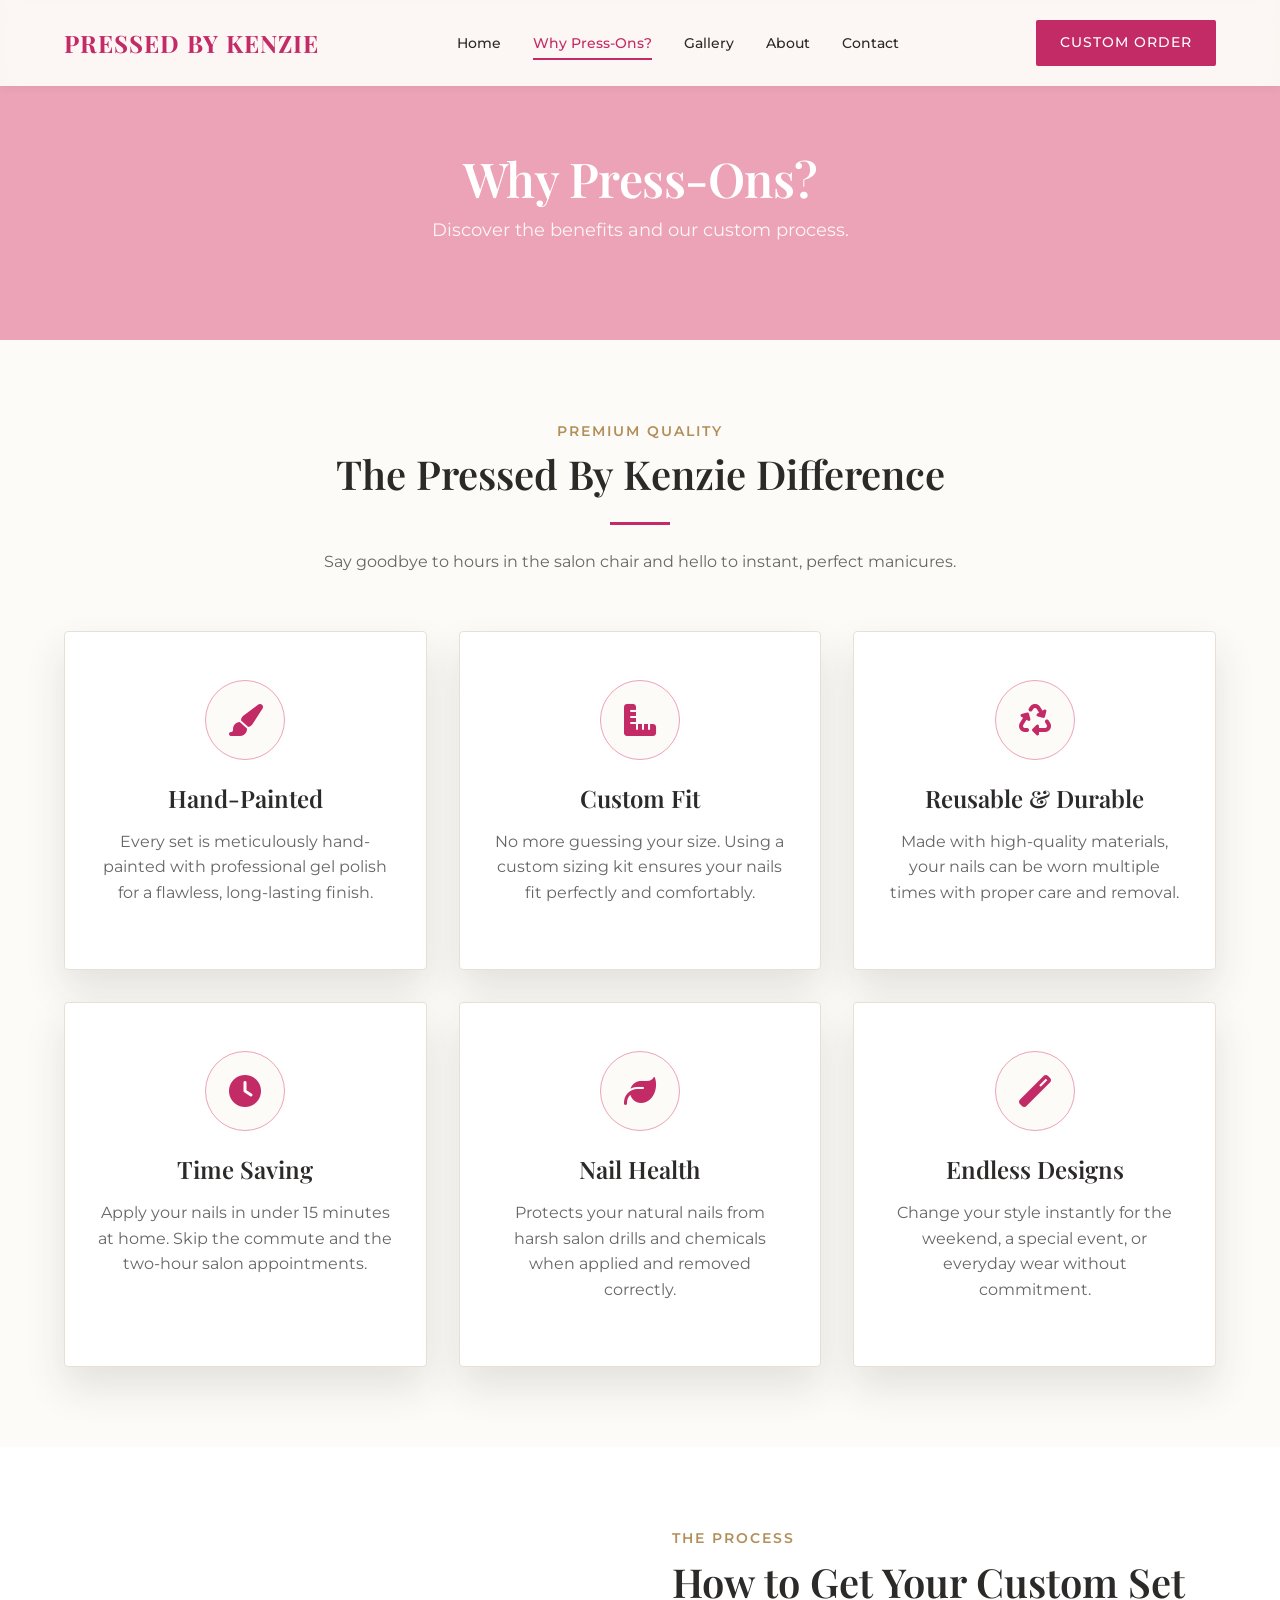
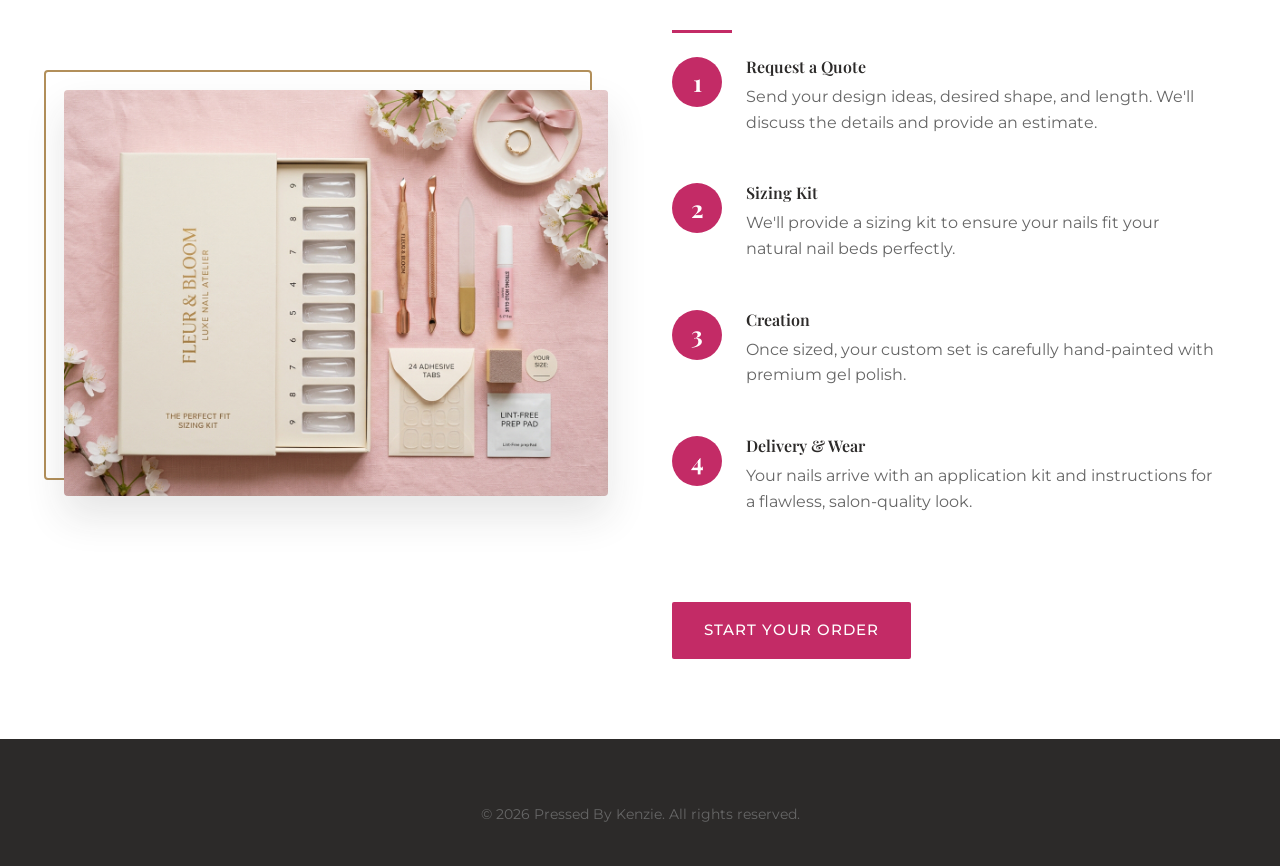
<file: services.html>
<!DOCTYPE html>
<html lang="en">
<head>
    <meta charset="UTF-8">
    <meta name="viewport" content="width=device-width, initial-scale=1.0">
    <meta name="description" content="Why choose press-on nails and how our custom sizing process works at Pressed By Kenzie.">
    <title>Process & Services | Pressed By Kenzie</title>
    
    <link rel="preconnect" href="https://fonts.googleapis.com">
    <link rel="preconnect" href="https://fonts.gstatic.com" crossorigin>
    <link href="https://fonts.googleapis.com/css2?family=Montserrat:wght@300;400;500;600&family=Playfair+Display:ital,wght@0,400;0,600;0,700;1,400&display=swap" rel="stylesheet">
    <link rel="stylesheet" href="https://cdnjs.cloudflare.com/ajax/libs/font-awesome/6.4.0/css/all.min.css">
    <link rel="stylesheet" href="css/style.css">
</head>
<body>

    <!-- Navigation -->
    <header class="header">
        <div class="container nav-container">
            <a href="index.html" class="logo">
                <span class="logo-text">PRESSED BY KENZIE</span>
            </a>
            <nav class="nav-menu">
                <ul class="nav-list">
                    <li><a href="index.html" class="nav-link">Home</a></li>
                    <li><a href="services.html" class="nav-link active">Why Press-Ons?</a></li>
                    <li><a href="gallery.html" class="nav-link">Gallery</a></li>
                    <li><a href="about.html" class="nav-link">About</a></li>
                    <li><a href="contact.html" class="nav-link">Contact</a></li>
                </ul>
            </nav>
            <div class="nav-actions">
                <a href="contact.html" class="btn btn-primary">Custom Order</a>
                <div class="mobile-toggle">
                    <i class="fas fa-bars"></i>
                </div>
            </div>
        </div>
    </header>

    <!-- Page Banner -->
    <section class="page-banner">
        <div class="container text-center">
            <h1>Why Press-Ons?</h1>
            <p>Discover the benefits and our custom process.</p>
        </div>
    </section>

    <!-- Services / Benefits -->
    <section class="services section">
        <div class="container">
            <div class="section-header text-center fade-up">
                <span class="section-subtitle">Premium Quality</span>
                <h2>The Pressed By Kenzie Difference</h2>
                <div class="divider"></div>
                <p class="section-desc">Say goodbye to hours in the salon chair and hello to instant, perfect manicures.</p>
            </div>
            
            <div class="grid grid-3 fade-up">
                <div class="service-card shadow">
                    <div class="icon-wrapper">
                        <i class="fas fa-paint-brush"></i>
                    </div>
                    <h3>Hand-Painted</h3>
                    <p>Every set is meticulously hand-painted with professional gel polish for a flawless, long-lasting finish.</p>
                </div>
                
                <div class="service-card shadow">
                    <div class="icon-wrapper">
                        <i class="fas fa-ruler-combined"></i>
                    </div>
                    <h3>Custom Fit</h3>
                    <p>No more guessing your size. Using a custom sizing kit ensures your nails fit perfectly and comfortably.</p>
                </div>
                
                <div class="service-card shadow">
                    <div class="icon-wrapper">
                        <i class="fas fa-recycle"></i>
                    </div>
                    <h3>Reusable & Durable</h3>
                    <p>Made with high-quality materials, your nails can be worn multiple times with proper care and removal.</p>
                </div>
                
                <div class="service-card shadow">
                    <div class="icon-wrapper">
                        <i class="fas fa-clock"></i>
                    </div>
                    <h3>Time Saving</h3>
                    <p>Apply your nails in under 15 minutes at home. Skip the commute and the two-hour salon appointments.</p>
                </div>
                
                <div class="service-card shadow">
                    <div class="icon-wrapper">
                        <i class="fas fa-leaf"></i>
                    </div>
                    <h3>Nail Health</h3>
                    <p>Protects your natural nails from harsh salon drills and chemicals when applied and removed correctly.</p>
                </div>
                
                <div class="service-card shadow">
                    <div class="icon-wrapper">
                        <i class="fas fa-magic"></i>
                    </div>
                    <h3>Endless Designs</h3>
                    <p>Change your style instantly for the weekend, a special event, or everyday wear without commitment.</p>
                </div>
            </div>
        </div>
    </section>

    <!-- How It Works -->
    <section class="process section bg-light">
        <div class="container">
            <div class="process-grid fade-up">
                <div class="process-image">
                    <img src="images/process_kit.jpg" alt="Press-on nail sizing kit" class="rounded-img shadow">
                </div>
                <div class="process-content">
                    <span class="section-subtitle">The Process</span>
                    <h2>How to Get Your Custom Set</h2>
                    <div class="divider left"></div>
                    
                    <ul class="process-list">
                        <li>
                            <div class="process-num">1</div>
                            <div class="process-text">
                                <h4>Request a Quote</h4>
                                <p>Send your design ideas, desired shape, and length. We'll discuss the details and provide an estimate.</p>
                            </div>
                        </li>
                        <li>
                            <div class="process-num">2</div>
                            <div class="process-text">
                                <h4>Sizing Kit</h4>
                                <p>We'll provide a sizing kit to ensure your nails fit your natural nail beds perfectly.</p>
                            </div>
                        </li>
                        <li>
                            <div class="process-num">3</div>
                            <div class="process-text">
                                <h4>Creation</h4>
                                <p>Once sized, your custom set is carefully hand-painted with premium gel polish.</p>
                            </div>
                        </li>
                        <li>
                            <div class="process-num">4</div>
                            <div class="process-text">
                                <h4>Delivery & Wear</h4>
                                <p>Your nails arrive with an application kit and instructions for a flawless, salon-quality look.</p>
                            </div>
                        </li>
                    </ul>
                    <a href="contact.html" class="btn btn-primary mt-4">Start Your Order</a>
                </div>
            </div>
        </div>
    </section>

    <!-- Footer -->
    <footer class="footer">
        <div class="container">
            <div class="footer-bottom" style="border: none; padding-top: 0;">
                <p>&copy; 2026 Pressed By Kenzie. All rights reserved.</p>
            </div>
        </div>
    </footer>

    <script src="js/script.js"></script>
</body>
</html>
</file>
<file: css/style.css>
/* ==========================================================================
   CSS Variables
   ========================================================================== */
   :root {
    /* Color Palette */
    --primary: #C32B66; /* Deep Pink from Logo */
    --primary-dark: #A32052;
    --secondary: #ECA3B7; /* Soft Pink */
    --accent: #B28F5A; /* Gold/Bronze */
    --accent-light: #D4B98E;
    
    --bg-main: #FDFBF7; /* Off-white / Cream */
    --bg-light: #FFFFFF;
    --bg-dark: #2C2A29;
    
    --text-main: #2C2A29;
    --text-muted: #666666;
    --text-light: #FFFFFF;
    
    --border: #E8E0D5;
    
    /* Typography */
    --font-heading: 'Playfair Display', serif;
    --font-body: 'Montserrat', sans-serif;
    
    /* Spacing & Layout */
    --section-pad: 5rem;
    --container-width: 1200px;
    
    /* Shadows */
    --shadow-sm: 0 2px 8px rgba(44, 42, 41, 0.05);
    --shadow-md: 0 8px 24px rgba(44, 42, 41, 0.08);
    --shadow-lg: 0 20px 40px rgba(44, 42, 41, 0.12);
    
    /* Transitions */
    --transition: all 0.3s ease;
}

/* ==========================================================================
   Base Styles & Reset
   ========================================================================== */
* {
    margin: 0;
    padding: 0;
    box-sizing: border-box;
}

html {
    scroll-behavior: smooth;
    font-size: 16px;
}

body {
    font-family: var(--font-body);
    color: var(--text-main);
    background-color: var(--bg-main);
    line-height: 1.6;
    overflow-x: hidden;
}

a {
    text-decoration: none;
    color: inherit;
    transition: var(--transition);
}

ul {
    list-style: none;
}

img {
    max-width: 100%;
    height: auto;
    display: block;
}

/* ==========================================================================
   Typography
   ========================================================================== */
h1, h2, h3, h4, h5, h6 {
    font-family: var(--font-heading);
    color: var(--text-main);
    font-weight: 600;
    line-height: 1.2;
    margin-bottom: 1rem;
}

h1 {
    font-size: 3.5rem;
    letter-spacing: -0.5px;
}

h2 {
    font-size: 2.5rem;
}

h3 {
    font-size: 1.5rem;
}

p {
    margin-bottom: 1rem;
    color: var(--text-muted);
}

/* ==========================================================================
   Utilities
   ========================================================================== */
.container {
    max-width: var(--container-width);
    margin: 0 auto;
    padding: 0 1.5rem;
}

.section {
    padding: var(--section-pad) 0;
}

.bg-light {
    background-color: var(--bg-light);
}

.text-center {
    text-align: center;
}

.section-header {
    margin-bottom: 3.5rem;
}

.section-subtitle {
    display: block;
    font-size: 0.875rem;
    font-weight: 600;
    text-transform: uppercase;
    letter-spacing: 2px;
    color: var(--accent);
    margin-bottom: 0.5rem;
}

.divider {
    height: 3px;
    width: 60px;
    background-color: var(--primary);
    margin: 1.5rem auto;
}

.divider.left {
    margin: 1.5rem 0;
}

/* Buttons */
.btn {
    display: inline-block;
    padding: 1rem 2rem;
    font-family: var(--font-body);
    font-weight: 500;
    font-size: 0.95rem;
    border-radius: 2px;
    cursor: pointer;
    text-align: center;
    transition: var(--transition);
    border: none;
    text-transform: uppercase;
    letter-spacing: 1px;
}

.btn-primary {
    background-color: var(--primary);
    color: var(--text-light);
}

.btn-primary:hover {
    background-color: var(--primary-dark);
    transform: translateY(-2px);
    box-shadow: var(--shadow-md);
}

.btn-secondary {
    background-color: transparent;
    color: var(--text-main);
    border: 1px solid var(--text-main);
}

.btn-secondary:hover {
    background-color: var(--text-main);
    color: var(--text-light);
}

.btn-block {
    display: block;
    width: 100%;
}

/* ==========================================================================
   Header & Navigation
   ========================================================================== */
.header {
    position: fixed;
    top: 0;
    left: 0;
    width: 100%;
    background-color: rgba(253, 251, 247, 0.95);
    backdrop-filter: blur(10px);
    z-index: 1000;
    padding: 1.25rem 0;
    box-shadow: var(--shadow-sm);
    transition: var(--transition);
}

.header.scrolled {
    padding: 0.8rem 0;
}

.nav-container {
    display: flex;
    justify-content: space-between;
    align-items: center;
}

.logo-text {
    font-family: var(--font-heading);
    font-size: 1.5rem;
    font-weight: 700;
    color: var(--primary);
    letter-spacing: 1px;
}

.nav-list {
    display: flex;
    gap: 2rem;
}

.nav-link {
    font-size: 0.9rem;
    font-weight: 500;
    color: var(--text-main);
    position: relative;
    padding: 0.5rem 0;
}

.nav-link::after {
    content: '';
    position: absolute;
    bottom: 0;
    left: 0;
    width: 0;
    height: 2px;
    background-color: var(--primary);
    transition: var(--transition);
}

.nav-link:hover::after,
.nav-link.active::after {
    width: 100%;
}

.nav-link.active {
    color: var(--primary);
}

.nav-actions {
    display: flex;
    align-items: center;
    gap: 1.5rem;
}

.nav-actions .btn {
    padding: 0.75rem 1.5rem;
    font-size: 0.85rem;
}

.mobile-toggle {
    display: none;
    font-size: 1.5rem;
    cursor: pointer;
    color: var(--text-main);
}

/* ==========================================================================
   Hero Section
   ========================================================================== */
.hero {
    position: relative;
    height: 100vh;
    min-height: 600px;
    display: flex;
    align-items: center;
    padding-top: 80px; /* Offset for fixed header */
}

.hero-bg {
    position: absolute;
    top: 0;
    left: 0;
    width: 100%;
    height: 100%;
    z-index: -1;
}

.hero-bg img {
    width: 100%;
    height: 100%;
    object-fit: cover;
    object-position: center;
}

.hero-overlay {
    position: absolute;
    top: 0;
    left: 0;
    width: 100%;
    height: 100%;
    background: linear-gradient(to right, rgba(253, 251, 247, 0.95) 0%, rgba(253, 251, 247, 0.7) 50%, rgba(253, 251, 247, 0) 100%);
}

.hero-content {
    max-width: 600px;
    position: relative;
    z-index: 1;
}

.hero-content .subtitle {
    display: inline-block;
    padding: 0.4rem 1rem;
    background-color: var(--secondary);
    color: var(--text-light);
    font-size: 0.8rem;
    font-weight: 600;
    text-transform: uppercase;
    letter-spacing: 1px;
    border-radius: 20px;
    margin-bottom: 1.5rem;
}

.hero-content p {
    font-size: 1.1rem;
    margin-bottom: 2rem;
    color: var(--text-main);
}

.hero-buttons {
    display: flex;
    gap: 1rem;
}

/* ==========================================================================
   Services Section
   ========================================================================== */
.grid-3 {
    display: grid;
    grid-template-columns: repeat(3, 1fr);
    gap: 2rem;
}

.service-card {
    background-color: var(--bg-light);
    padding: 3rem 2rem;
    border-radius: 4px;
    text-align: center;
    box-shadow: var(--shadow-sm);
    transition: var(--transition);
    border: 1px solid var(--border);
}

.service-card:hover {
    transform: translateY(-10px);
    box-shadow: var(--shadow-md);
    border-color: var(--secondary);
}

.icon-wrapper {
    width: 80px;
    height: 80px;
    margin: 0 auto 1.5rem;
    background-color: var(--bg-main);
    border-radius: 50%;
    display: flex;
    align-items: center;
    justify-content: center;
    font-size: 2rem;
    color: var(--primary);
    border: 1px solid var(--secondary);
}

/* ==========================================================================
   Process Section
   ========================================================================== */
.process-grid {
    display: grid;
    grid-template-columns: 1fr 1fr;
    gap: 4rem;
    align-items: center;
}

.process-image {
    position: relative;
}

.process-image img {
    border-radius: 4px;
    box-shadow: var(--shadow-lg);
}

.process-image::before {
    content: '';
    position: absolute;
    top: -20px;
    left: -20px;
    width: 100%;
    height: 100%;
    border: 2px solid var(--accent);
    border-radius: 4px;
    z-index: -1;
}

.process-list li {
    display: flex;
    gap: 1.5rem;
    margin-bottom: 2rem;
}

.process-num {
    width: 50px;
    height: 50px;
    flex-shrink: 0;
    background-color: var(--primary);
    color: var(--text-light);
    border-radius: 50%;
    display: flex;
    align-items: center;
    justify-content: center;
    font-family: var(--font-heading);
    font-size: 1.5rem;
    font-weight: 700;
}

.process-text h4 {
    margin-bottom: 0.5rem;
}

/* ==========================================================================
   Gallery Section
   ========================================================================== */
.gallery-wrapper {
    display: grid;
    gap: 1.5rem;
}

.gallery-item {
    position: relative;
    border-radius: 4px;
    overflow: hidden;
    box-shadow: var(--shadow-sm);
}

.gallery-item img {
    width: 100%;
    height: 100%;
    object-fit: cover;
    transition: transform 0.5s ease;
}

.gallery-overlay {
    position: absolute;
    bottom: -100%;
    left: 0;
    width: 100%;
    padding: 2rem;
    background: linear-gradient(to top, rgba(44, 42, 41, 0.9), transparent);
    color: var(--text-light);
    transition: var(--transition);
}

.gallery-overlay span {
    font-family: var(--font-heading);
    font-size: 1.5rem;
}

.gallery-item:hover img {
    transform: scale(1.05);
}

.gallery-item:hover .gallery-overlay {
    bottom: 0;
}

/* ==========================================================================
   About Section
   ========================================================================== */
.about-grid {
    display: grid;
    grid-template-columns: 1fr 1fr;
    gap: 4rem;
    align-items: center;
}

.about-image {
    position: relative;
}

.about-image img {
    border-radius: 4px;
    box-shadow: var(--shadow-lg);
}

.experience-badge {
    position: absolute;
    bottom: -20px;
    right: -20px;
    background-color: var(--bg-main);
    padding: 1.5rem;
    border-radius: 50%;
    width: 120px;
    height: 120px;
    display: flex;
    flex-direction: column;
    align-items: center;
    justify-content: center;
    box-shadow: var(--shadow-md);
    border: 5px solid var(--bg-light);
    text-align: center;
}

.experience-badge span {
    font-size: 0.8rem;
    text-transform: uppercase;
    letter-spacing: 1px;
    color: var(--text-muted);
}

.experience-badge strong {
    font-family: var(--font-heading);
    color: var(--primary);
    font-size: 1.2rem;
}

.contact-info-small {
    margin-top: 2rem;
    display: flex;
    flex-direction: column;
    gap: 0.5rem;
}

.contact-info-small a {
    display: flex;
    align-items: center;
    gap: 0.5rem;
    font-weight: 500;
}

.contact-info-small a i {
    color: var(--primary);
}

.contact-info-small a:hover {
    color: var(--primary);
}

/* ==========================================================================
   Contact Section
   ========================================================================== */
.contact-grid {
    display: grid;
    grid-template-columns: 3fr 2fr;
    gap: 4rem;
}

.contact-form {
    background-color: var(--bg-light);
    padding: 3rem;
    border-radius: 4px;
    box-shadow: var(--shadow-md);
}

.form-row {
    display: grid;
    grid-template-columns: 1fr 1fr;
    gap: 1.5rem;
}

.form-group {
    margin-bottom: 1.5rem;
}

.form-group label {
    display: block;
    margin-bottom: 0.5rem;
    font-size: 0.9rem;
    font-weight: 500;
    color: var(--text-main);
}

.form-group input,
.form-group textarea {
    width: 100%;
    padding: 1rem;
    border: 1px solid var(--border);
    border-radius: 2px;
    font-family: var(--font-body);
    font-size: 1rem;
    background-color: var(--bg-main);
    transition: var(--transition);
}

.form-group input:focus,
.form-group textarea:focus {
    outline: none;
    border-color: var(--primary);
    box-shadow: 0 0 0 3px rgba(195, 43, 102, 0.1);
}

.contact-card {
    display: flex;
    gap: 1.5rem;
    margin-bottom: 2rem;
}

.contact-icon {
    width: 50px;
    height: 50px;
    background-color: var(--secondary);
    color: var(--text-light);
    border-radius: 50%;
    display: flex;
    align-items: center;
    justify-content: center;
    font-size: 1.25rem;
    flex-shrink: 0;
}

.business-hours {
    background-color: var(--bg-light);
    padding: 2rem;
    border-radius: 4px;
    border-left: 4px solid var(--accent);
    margin-top: 3rem;
}

/* ==========================================================================
   Footer
   ========================================================================== */
.footer {
    background-color: var(--bg-dark);
    color: rgba(255, 255, 255, 0.8);
    padding: 4rem 0 0;
}

.footer-grid {
    display: grid;
    grid-template-columns: 2fr 1fr 1.5fr;
    gap: 4rem;
    margin-bottom: 3rem;
}

.footer-logo {
    color: var(--text-light);
    font-size: 1.5rem;
    margin-bottom: 1rem;
    letter-spacing: 1px;
}

.social-links {
    display: flex;
    gap: 1rem;
    margin-top: 1.5rem;
}

.social-links a {
    width: 40px;
    height: 40px;
    border-radius: 50%;
    background-color: rgba(255, 255, 255, 0.1);
    display: flex;
    align-items: center;
    justify-content: center;
    color: var(--text-light);
    transition: var(--transition);
}

.social-links a:hover {
    background-color: var(--primary);
    transform: translateY(-3px);
}

.footer h4 {
    color: var(--text-light);
    font-size: 1.2rem;
    margin-bottom: 1.5rem;
}

.footer-links ul li {
    margin-bottom: 0.75rem;
}

.footer-links ul li a:hover {
    color: var(--primary);
}

.footer-contact ul li {
    display: flex;
    gap: 1rem;
    margin-bottom: 1rem;
    align-items: flex-start;
}

.footer-contact ul li i {
    color: var(--primary);
    margin-top: 0.3rem;
}

.footer-bottom {
    text-align: center;
    padding: 1.5rem 0;
    border-top: 1px solid rgba(255, 255, 255, 0.1);
    font-size: 0.9rem;
}

/* ==========================================================================
   Animations
   ========================================================================== */
.fade-up {
    opacity: 0;
    transform: translateY(30px);
    transition: opacity 0.8s ease, transform 0.8s ease;
}

.fade-up.visible {
    opacity: 1;
    transform: translateY(0);
}

/* ==========================================================================
   Responsive Design
   ========================================================================== */
@media (max-width: 1024px) {
    h1 { font-size: 3rem; }
    h2 { font-size: 2.2rem; }
    
    .grid-3 { grid-template-columns: repeat(2, 1fr); }
    .contact-grid { grid-template-columns: 1fr; gap: 3rem; }
    .footer-grid { grid-template-columns: 1fr 1fr; }
}

@media (max-width: 768px) {
    .nav-list {
        position: fixed;
        top: 80px;
        left: -100%;
        width: 100%;
        height: calc(100vh - 80px);
        background-color: var(--bg-light);
        flex-direction: column;
        align-items: center;
        justify-content: center;
        gap: 2rem;
        transition: var(--transition);
        box-shadow: var(--shadow-md);
    }
    
    .nav-list.active {
        left: 0;
    }
    
    .nav-link { font-size: 1.2rem; }
    
    .mobile-toggle { display: block; }
    .nav-actions .btn { display: none; }
    
    h1 { font-size: 2.5rem; }
    .hero-content { text-align: center; margin: 0 auto; }
    .hero-buttons { justify-content: center; }
    .hero-overlay {
        background: linear-gradient(to right, rgba(253, 251, 247, 0.9) 0%, rgba(253, 251, 247, 0.8) 100%);
    }
    
    .grid-3 { grid-template-columns: 1fr; }
    .process-grid { grid-template-columns: 1fr; }
    .about-grid { grid-template-columns: 1fr; }
    
    .process-image, .about-image { order: -1; }
    
    .form-row { grid-template-columns: 1fr; }
    
    .footer-grid { grid-template-columns: 1fr; gap: 2.5rem; text-align: center; }
    .footer-contact ul li { justify-content: center; }
    .social-links { justify-content: center; }
    
    .section { padding: 4rem 0; }
}

@media (max-width: 480px) {
    h1 { font-size: 2.2rem; }
    .hero-buttons { flex-direction: column; width: 100%; }
    .hero-buttons .btn { width: 100%; }
    .contact-form { padding: 2rem 1.5rem; }
}

/* ==========================================================================
   Multi-Page Enhancements & Utilities
   ========================================================================== */
.page-banner {
    padding: 150px 0 80px;
    background-color: var(--secondary);
    color: var(--text-light);
}

.page-banner h1 {
    color: var(--text-light);
    margin-bottom: 0.5rem;
    font-size: 3rem;
}

.page-banner p {
    color: var(--text-light);
    font-size: 1.1rem;
    opacity: 0.9;
}

.grid-2 {
    display: grid;
    grid-template-columns: repeat(2, 1fr);
    gap: 3rem;
}

.align-center {
    align-items: center;
}

.shadow {
    box-shadow: var(--shadow-lg);
}

.rounded-img {
    border-radius: 8px;
}

.mt-3 { margin-top: 1.5rem !important; }
.mt-4 { margin-top: 2.5rem !important; }
.mt-5 { margin-top: 4rem !important; }
.gap-4 { gap: 2rem !important; }

@media (max-width: 768px) {
    .grid-2 {
        grid-template-columns: 1fr;
    }
}


/* ==========================================================================
   New Expanded Components
   ========================================================================== */

.trust-banner {
    background-color: var(--bg-dark);
    color: var(--text-light);
    padding: 1.5rem 0;
    font-size: 0.95rem;
    font-weight: 500;
    letter-spacing: 1px;
}

.feature-list {
    list-style: none;
    padding: 0;
}

.feature-list li {
    margin-bottom: 0.8rem;
    display: flex;
    align-items: center;
    gap: 0.8rem;
    color: var(--text-main);
    font-weight: 500;
}

.grid-4 {
    display: grid;
    grid-template-columns: repeat(4, 1fr);
    gap: 2rem;
}

.shape-card {
    background-color: var(--bg-light);
    padding: 2.5rem 1.5rem;
    text-align: center;
    border-radius: 8px;
    border-top: 4px solid var(--primary);
    transition: var(--transition);
}

.shape-card:hover {
    transform: translateY(-5px);
}

.shape-card h4 {
    color: var(--primary);
    font-size: 1.25rem;
    margin-bottom: 1rem;
}

.shape-card p {
    font-size: 0.9rem;
    margin: 0;
}

.step-card {
    display: flex;
    flex-direction: column;
    align-items: center;
}

.step-number {
    width: 60px;
    height: 60px;
    background-color: var(--accent);
    color: var(--bg-light);
    border-radius: 50%;
    display: flex;
    align-items: center;
    justify-content: center;
    font-family: var(--font-heading);
    font-size: 1.8rem;
    font-weight: bold;
    margin-bottom: 1.5rem;
    box-shadow: var(--shadow-sm);
}

.testimonial-card {
    background-color: var(--bg-light);
    padding: 2.5rem;
    border-radius: 8px;
    position: relative;
}

.testimonial-card::before {
    content: "\201C";
    position: absolute;
    top: 10px;
    right: 20px;
    font-size: 4rem;
    color: rgba(195, 43, 102, 0.1); /* Primary color low opacity */
    font-family: var(--font-heading);
    line-height: 1;
}

.stars {
    color: var(--accent);
    margin-bottom: 1rem;
    font-size: 0.9rem;
}

.testimonial-card p {
    font-style: italic;
    color: var(--text-main);
    margin-bottom: 1.5rem;
}

.testimonial-card strong {
    color: var(--primary);
    font-weight: 600;
}

@media (max-width: 992px) {
    .grid-4 { grid-template-columns: repeat(2, 1fr); }
}

@media (max-width: 768px) {
    .grid-4 { grid-template-columns: 1fr; }
}
</file>
